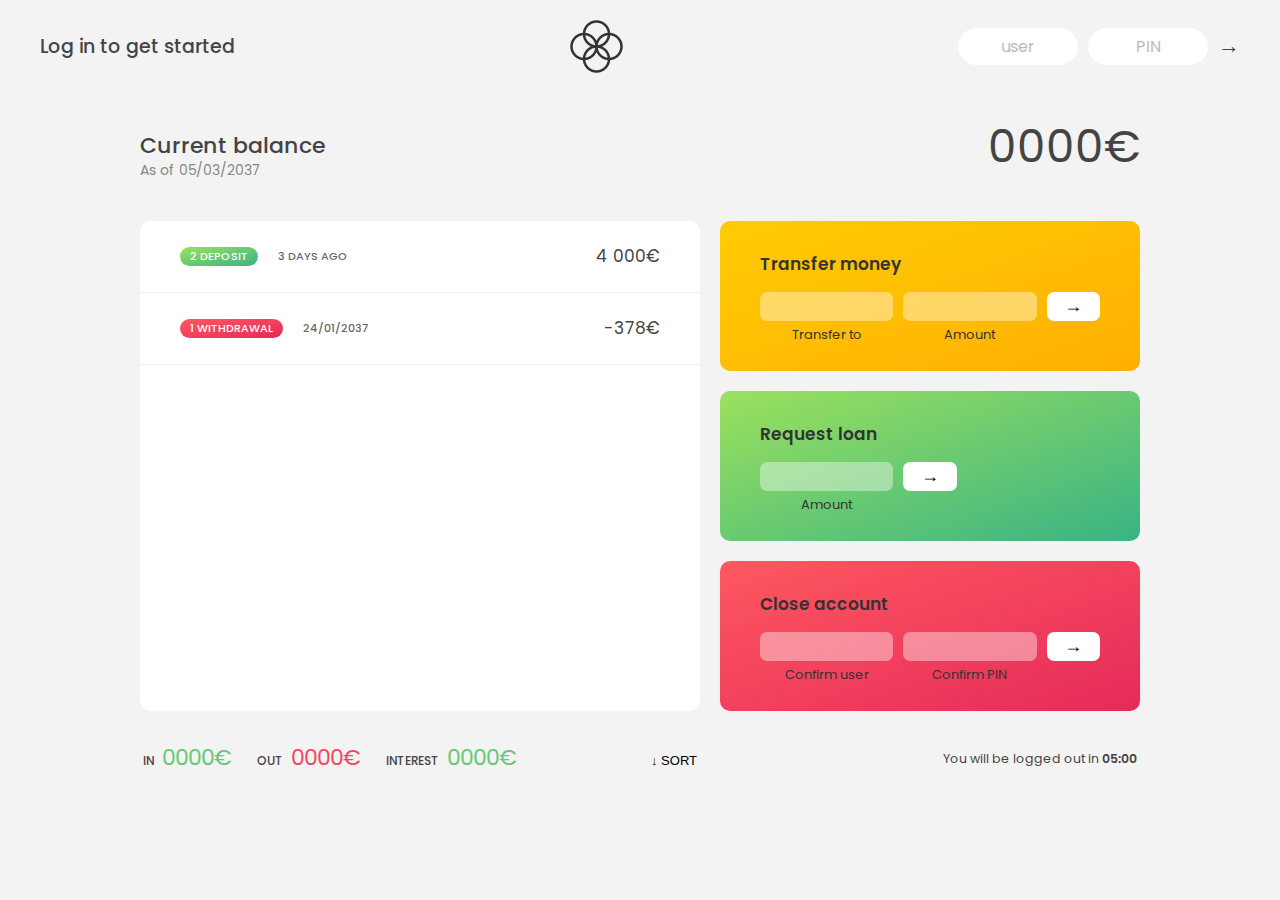
<file: array metode map, filter, reduce/index.html>
<!DOCTYPE html>
<html lang="en">
  <head>
    <meta charset="UTF-8" />
    <meta name="viewport" content="width=device-width, initial-scale=1.0" />
    <meta http-equiv="X-UA-Compatible" content="ie=edge" />
    <link rel="shortcut icon" type="image/png" href="/icon.png" />

    <link
      href="https://fonts.googleapis.com/css?family=Poppins:400,500,600&display=swap"
      rel="stylesheet"
    />

    <link rel="stylesheet" href="style.css" />
    <title>Bankist</title>
  </head>
  <body>
    <!-- TOP NAVIGATION -->
    <nav>
      <p class="welcome">Log in to get started</p>
      <img src="logo.png" alt="Logo" class="logo" />
      <form class="login">
        <input
          type="text"
          placeholder="user"
          class="login__input login__input--user"
        />
        <!-- In practice, use type="password" -->
        <input
          type="text"
          placeholder="PIN"
          maxlength="4"
          class="login__input login__input--pin"
        />
        <button class="login__btn">&rarr;</button>
      </form>
    </nav>

    <main class="app">
      <!-- BALANCE -->
      <div class="balance">
        <div>
          <p class="balance__label">Current balance</p>
          <p class="balance__date">
            As of <span class="date">05/03/2037</span>
          </p>
        </div>
        <p class="balance__value">0000€</p>
      </div>

      <!-- MOVEMENTS -->
      <div class="movements">
        <div class="movements__row">
          <div class="movements__type movements__type--deposit">2 deposit</div>
          <div class="movements__date">3 days ago</div>
          <div class="movements__value">4 000€</div>
        </div>
        <div class="movements__row">
          <div class="movements__type movements__type--withdrawal">
            1 withdrawal
          </div>
          <div class="movements__date">24/01/2037</div>
          <div class="movements__value">-378€</div>
        </div>
      </div>

      <!-- SUMMARY -->
      <div class="summary">
        <p class="summary__label">In</p>
        <p class="summary__value summary__value--in">0000€</p>
        <p class="summary__label">Out</p>
        <p class="summary__value summary__value--out">0000€</p>
        <p class="summary__label">Interest</p>
        <p class="summary__value summary__value--interest">0000€</p>
        <button class="btn--sort">&downarrow; SORT</button>
      </div>

      <!-- OPERATION: TRANSFERS -->
      <div class="operation operation--transfer">
        <h2>Transfer money</h2>
        <form class="form form--transfer">
          <input type="text" class="form__input form__input--to" />
          <input type="number" class="form__input form__input--amount" />
          <button class="form__btn form__btn--transfer">&rarr;</button>
          <label class="form__label">Transfer to</label>
          <label class="form__label">Amount</label>
        </form>
      </div>

      <!-- OPERATION: LOAN -->
      <div class="operation operation--loan">
        <h2>Request loan</h2>
        <form class="form form--loan">
          <input type="number" class="form__input form__input--loan-amount" />
          <button class="form__btn form__btn--loan">&rarr;</button>
          <label class="form__label form__label--loan">Amount</label>
        </form>
      </div>

      <!-- OPERATION: CLOSE -->
      <div class="operation operation--close">
        <h2>Close account</h2>
        <form class="form form--close">
          <input type="text" class="form__input form__input--user" />
          <input
            type="password"
            maxlength="6"
            class="form__input form__input--pin"
          />
          <button class="form__btn form__btn--close">&rarr;</button>
          <label class="form__label">Confirm user</label>
          <label class="form__label">Confirm PIN</label>
        </form>
      </div>

      <!-- LOGOUT TIMER -->
      <p class="logout-timer">
        You will be logged out in <span class="timer">05:00</span>
      </p>
    </main>

    <!-- <footer>
      &copy; by Jonas Schmedtmann. Don't claim as your own :)
    </footer> -->

    <script src="main.js"></script>
  </body>
</html>
</file>
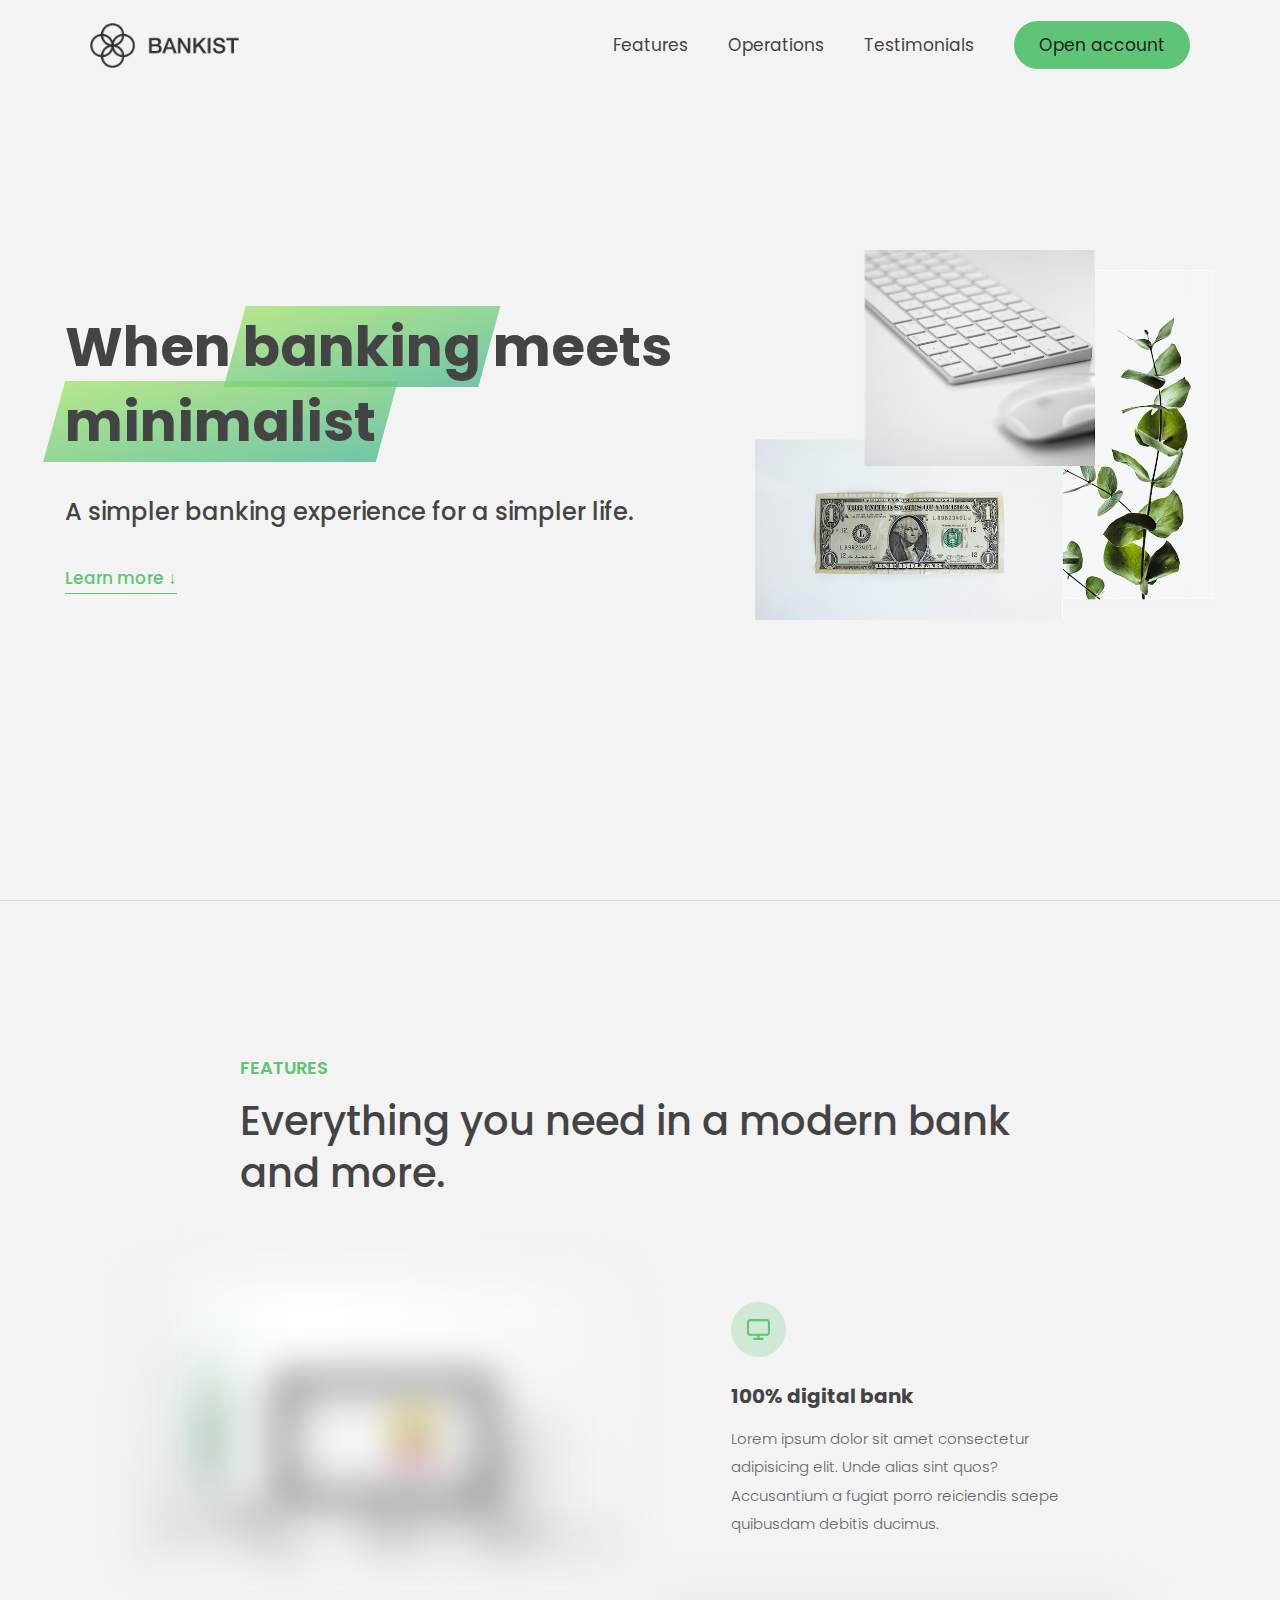
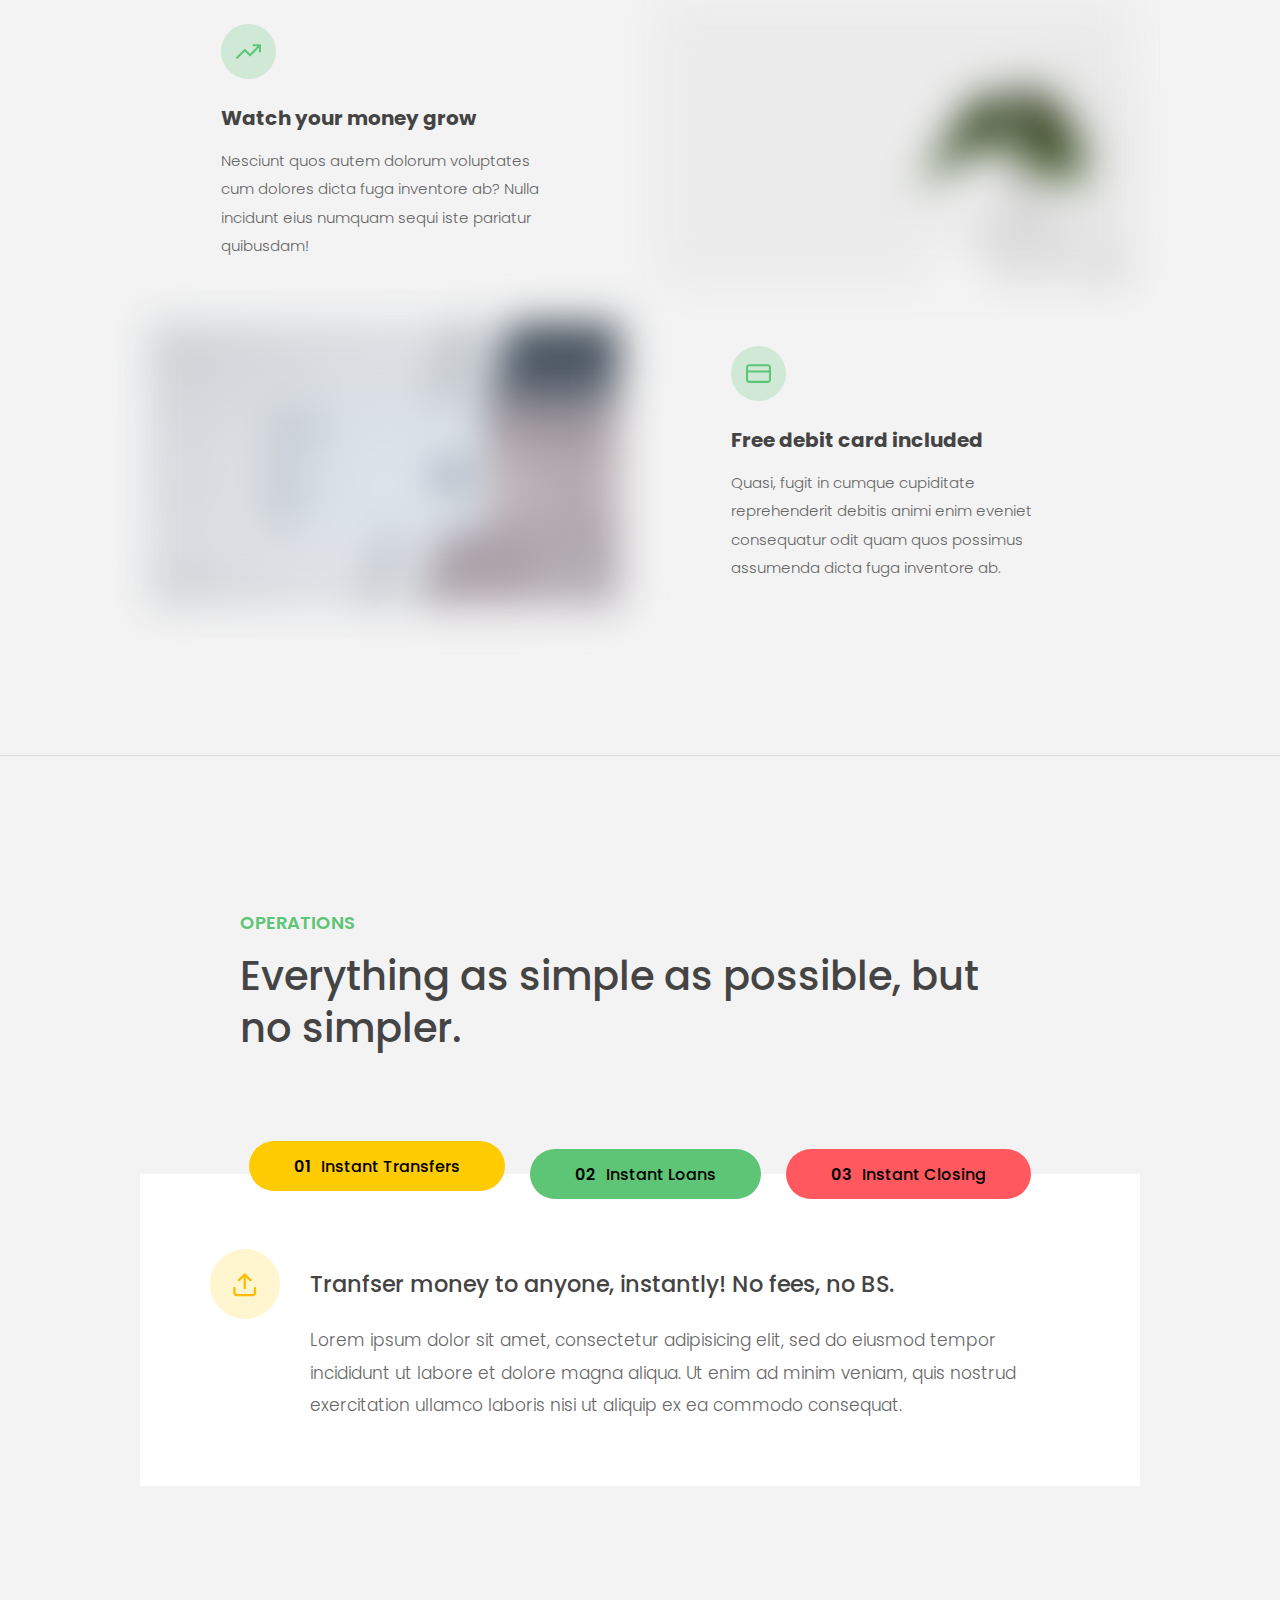
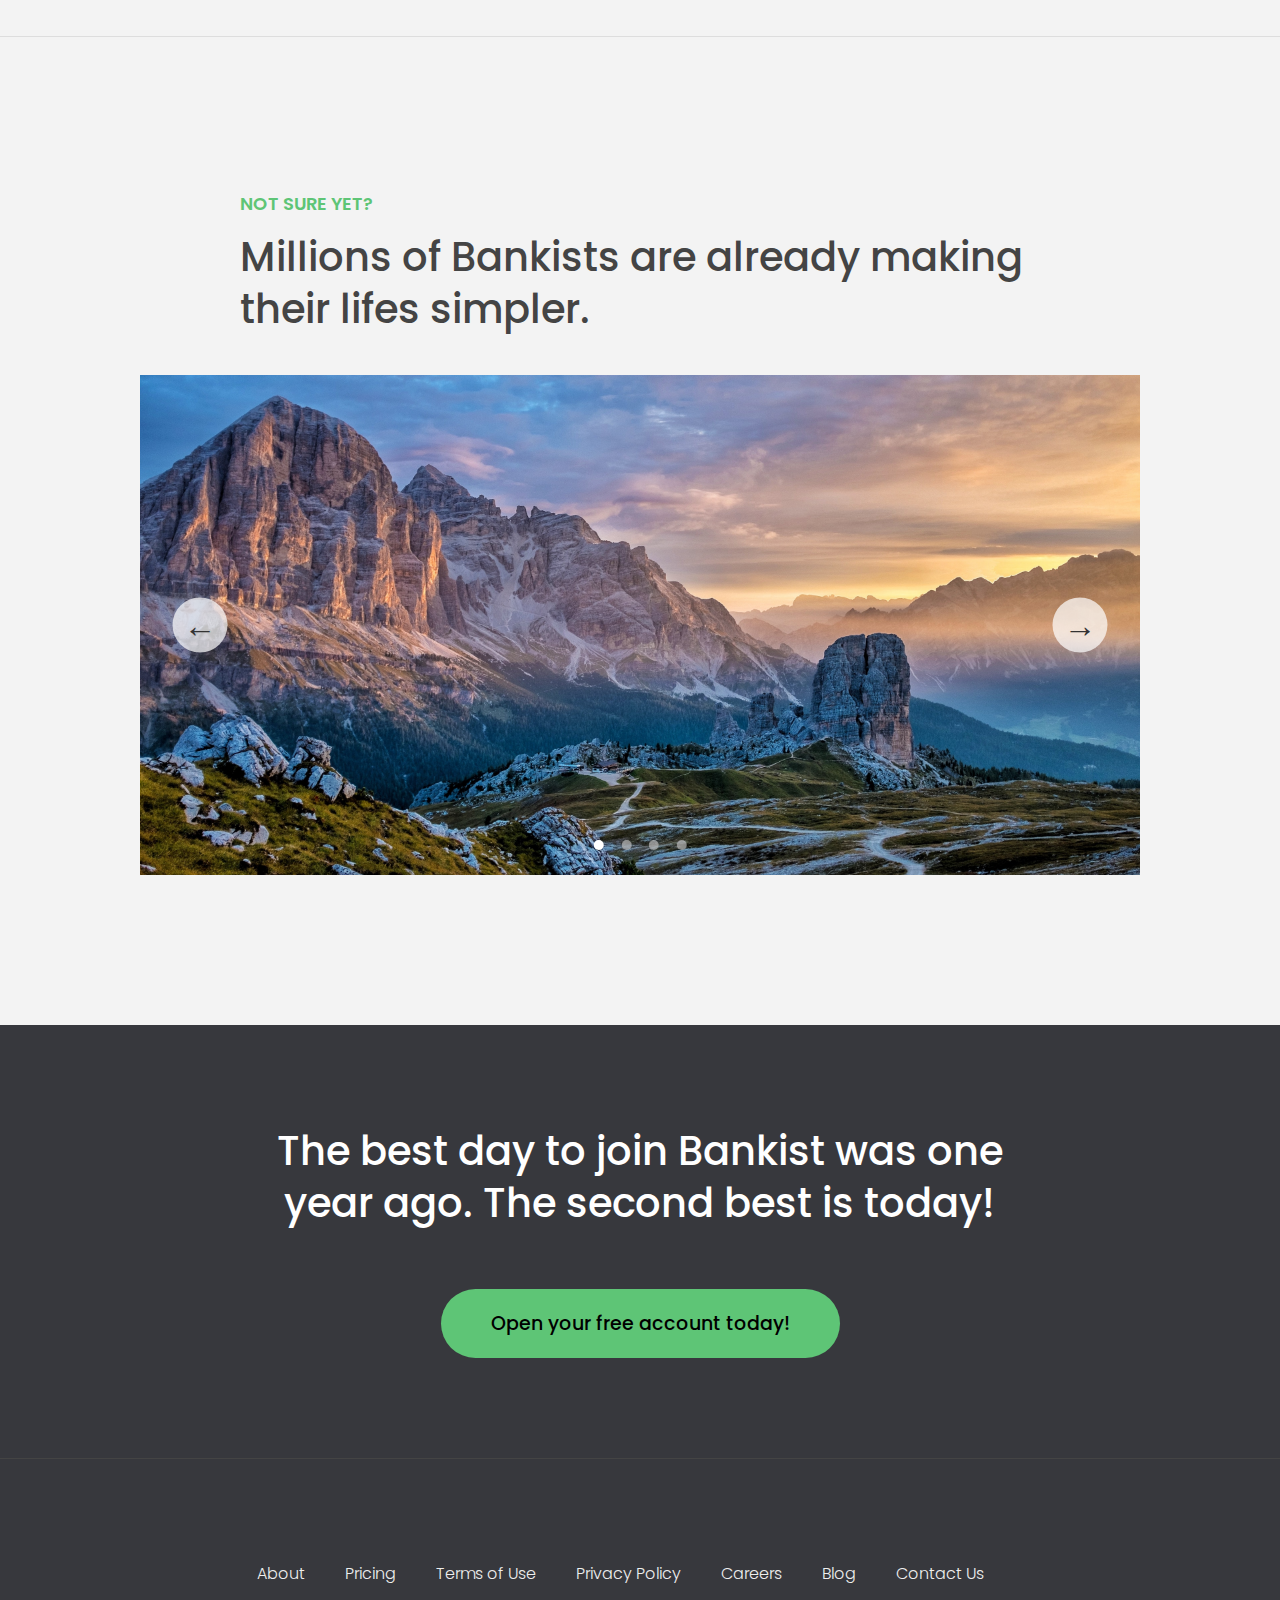
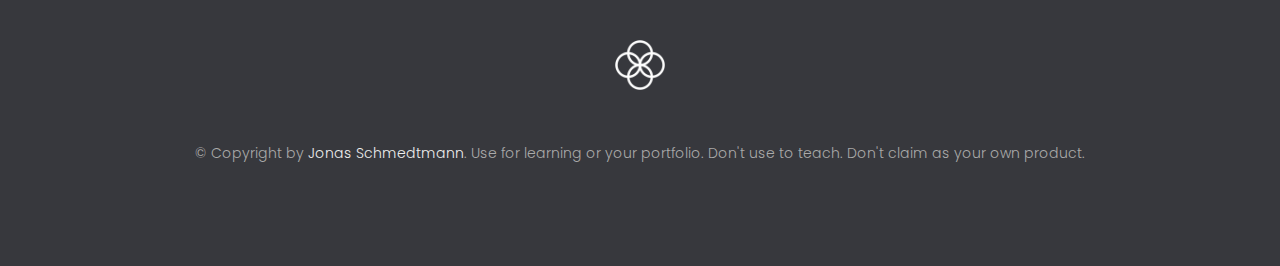
<file: bankist UI/index.html>
<!DOCTYPE html>
<html lang="en">
  <head>
    <meta charset="UTF-8" />
    <meta name="viewport" content="width=device-width, initial-scale=1.0" />
    <meta http-equiv="X-UA-Compatible" content="ie=edge" />
    <link rel="shortcut icon" type="image/png" href="img/icon.png" />

    <link
      href="https://fonts.googleapis.com/css?family=Poppins:300,400,500,600&display=swap"
      rel="stylesheet"
    />
    <link rel="stylesheet" href="style.css" />
    <title>Bankist | When Banking meets Minimalist</title>
  </head>
  <body>
    <header class="header">
      <nav class="nav">
        <img
          src="img/logo.png"
          alt="Bankist logo"
          class="nav__logo"
          id="logo"
        />
        <ul class="nav__links">
          <li class="nav__item">
            <a class="nav__link" href="#section--1">Features</a>
          </li>
          <li class="nav__item">
            <a class="nav__link" href="#section--2">Operations</a>
          </li>
          <li class="nav__item">
            <a class="nav__link" href="#section--3">Testimonials</a>
          </li>
          <li class="nav__item">
            <a class="nav__link nav__link--btn btn--show-modal" href="#"
              >Open account</a
            >
          </li>
        </ul>
      </nav>

      <div class="header__title">
        <h1>
          When
          <!-- Green highlight effect -->
          <span class="highlight">banking</span>
          meets<br />
          <span class="highlight">minimalist</span>
        </h1>
        <h4>A simpler banking experience for a simpler life.</h4>
        <button class="btn--text btn--scroll-to">Learn more &DownArrow;</button>
        <img
          src="img/hero.png"
          class="header__img"
          alt="Minimalist bank items"
        />
      </div>
    </header>

    <section class="section" id="section--1">
      <div class="section__title">
        <h2 class="section__description">Features</h2>
        <h3 class="section__header">
          Everything you need in a modern bank and more.
        </h3>
      </div>

      <div class="features">
        <img
          src="img/digital-lazy.jpg"
          data-src="img/digital.jpg"
          alt="Computer"
          class="features__img lazy-img"
        />
        <div class="features__feature">
          <div class="features__icon">
            <svg>
              <use xlink:href="img/icons.svg#icon-monitor"></use>
            </svg>
          </div>
          <h5 class="features__header">100% digital bank</h5>
          <p>
            Lorem ipsum dolor sit amet consectetur adipisicing elit. Unde alias
            sint quos? Accusantium a fugiat porro reiciendis saepe quibusdam
            debitis ducimus.
          </p>
        </div>

        <div class="features__feature">
          <div class="features__icon">
            <svg>
              <use xlink:href="img/icons.svg#icon-trending-up"></use>
            </svg>
          </div>
          <h5 class="features__header">Watch your money grow</h5>
          <p>
            Nesciunt quos autem dolorum voluptates cum dolores dicta fuga
            inventore ab? Nulla incidunt eius numquam sequi iste pariatur
            quibusdam!
          </p>
        </div>
        <img
          src="img/grow-lazy.jpg"
          data-src="img/grow.jpg"
          alt="Plant"
          class="features__img lazy-img"
        />

        <img
          src="img/card-lazy.jpg"
          data-src="img/card.jpg"
          alt="Credit card"
          class="features__img lazy-img"
        />
        <div class="features__feature">
          <div class="features__icon">
            <svg>
              <use xlink:href="img/icons.svg#icon-credit-card"></use>
            </svg>
          </div>
          <h5 class="features__header">Free debit card included</h5>
          <p>
            Quasi, fugit in cumque cupiditate reprehenderit debitis animi enim
            eveniet consequatur odit quam quos possimus assumenda dicta fuga
            inventore ab.
          </p>
        </div>
      </div>
    </section>

    <section class="section" id="section--2">
      <div class="section__title">
        <h2 class="section__description">Operations</h2>
        <h3 class="section__header">
          Everything as simple as possible, but no simpler.
        </h3>
      </div>

      <div class="operations">
        <div class="operations__tab-container">
          <button
            class="btn operations__tab operations__tab--1 operations__tab--active"
            data-tab="1"
          >
            <span>01</span>Instant Transfers
          </button>
          <button class="btn operations__tab operations__tab--2" data-tab="2">
            <span>02</span>Instant Loans
          </button>
          <button class="btn operations__tab operations__tab--3" data-tab="3">
            <span>03</span>Instant Closing
          </button>
        </div>
        <div
          class="operations__content operations__content--1 operations__content--active"
        >
          <div class="operations__icon operations__icon--1">
            <svg>
              <use xlink:href="img/icons.svg#icon-upload"></use>
            </svg>
          </div>
          <h5 class="operations__header">
            Tranfser money to anyone, instantly! No fees, no BS.
          </h5>
          <p>
            Lorem ipsum dolor sit amet, consectetur adipisicing elit, sed do
            eiusmod tempor incididunt ut labore et dolore magna aliqua. Ut enim
            ad minim veniam, quis nostrud exercitation ullamco laboris nisi ut
            aliquip ex ea commodo consequat.
          </p>
        </div>

        <div class="operations__content operations__content--2">
          <div class="operations__icon operations__icon--2">
            <svg>
              <use xlink:href="img/icons.svg#icon-home"></use>
            </svg>
          </div>
          <h5 class="operations__header">
            Buy a home or make your dreams come true, with instant loans.
          </h5>
          <p>
            Duis aute irure dolor in reprehenderit in voluptate velit esse
            cillum dolore eu fugiat nulla pariatur. Excepteur sint occaecat
            cupidatat non proident, sunt in culpa qui officia deserunt mollit
            anim id est laborum.
          </p>
        </div>
        <div class="operations__content operations__content--3">
          <div class="operations__icon operations__icon--3">
            <svg>
              <use xlink:href="img/icons.svg#icon-user-x"></use>
            </svg>
          </div>
          <h5 class="operations__header">
            No longer need your account? No problem! Close it instantly.
          </h5>
          <p>
            Excepteur sint occaecat cupidatat non proident, sunt in culpa qui
            officia deserunt mollit anim id est laborum. Ut enim ad minim
            veniam, quis nostrud exercitation ullamco laboris nisi ut aliquip ex
            ea commodo consequat.
          </p>
        </div>
      </div>
    </section>

    <section class="section" id="section--3">
      <div class="section__title section__title--testimonials">
        <h2 class="section__description">Not sure yet?</h2>
        <h3 class="section__header">
          Millions of Bankists are already making their lifes simpler.
        </h3>
      </div>

      <div class="slider">
        <!-- <div class="slide slide--1">
          <div class="testimonial">
            <h5 class="testimonial__header">Best financial decision ever!</h5>
            <blockquote class="testimonial__text">
              Lorem ipsum dolor sit, amet consectetur adipisicing elit.
              Accusantium quas quisquam non? Quas voluptate nulla minima
              deleniti optio ullam nesciunt, numquam corporis et asperiores
              laboriosam sunt, praesentium suscipit blanditiis. Necessitatibus
              id alias reiciendis, perferendis facere pariatur dolore veniam
              autem esse non voluptatem saepe provident nihil molestiae.
            </blockquote>
            <address class="testimonial__author">
              <img src="img/user-1.jpg" alt="" class="testimonial__photo" />
              <h6 class="testimonial__name">Aarav Lynn</h6>
              <p class="testimonial__location">San Francisco, USA</p>
            </address>
          </div>
        </div>

        <div class="slide slide--2">
          <div class="testimonial">
            <h5 class="testimonial__header">
              The last step to becoming a complete minimalist
            </h5>
            <blockquote class="testimonial__text">
              Quisquam itaque deserunt ullam, quia ea repellendus provident,
              ducimus neque ipsam modi voluptatibus doloremque, corrupti
              laborum. Incidunt numquam perferendis veritatis neque repellendus.
              Lorem, ipsum dolor sit amet consectetur adipisicing elit. Illo
              deserunt exercitationem deleniti.
            </blockquote>
            <address class="testimonial__author">
              <img src="img/user-2.jpg" alt="" class="testimonial__photo" />
              <h6 class="testimonial__name">Miyah Miles</h6>
              <p class="testimonial__location">London, UK</p>
            </address>
          </div>
        </div>

        <div class="slide slide--3">
          <div class="testimonial">
            <h5 class="testimonial__header">
              Finally free from old-school banks
            </h5>
            <blockquote class="testimonial__text">
              Debitis, nihil sit minus suscipit magni aperiam vel tenetur
              incidunt commodi architecto numquam omnis nulla autem,
              necessitatibus blanditiis modi similique quidem. Odio aliquam
              culpa dicta beatae quod maiores ipsa minus consequatur error sunt,
              deleniti saepe aliquid quos inventore sequi. Necessitatibus id
              alias reiciendis, perferendis facere.
            </blockquote>
            <address class="testimonial__author">
              <img src="img/user-3.jpg" alt="" class="testimonial__photo" />
              <h6 class="testimonial__name">Francisco Gomes</h6>
              <p class="testimonial__location">Lisbon, Portugal</p>
            </address>
          </div>
        </div> -->

        <div class="slide"><img src="img/img-1.jpg" alt="Photo 1" /></div>
        <div class="slide"><img src="img/img-2.jpg" alt="Photo 2" /></div>
        <div class="slide"><img src="img/img-3.jpg" alt="Photo 3" /></div>
        <div class="slide"><img src="img/img-4.jpg" alt="Photo 4" /></div>
        <button class="slider__btn slider__btn--left">&larr;</button>
        <button class="slider__btn slider__btn--right">&rarr;</button>
        <div class="dots"></div>
      </div>
    </section>

    <section class="section section--sign-up">
      <div class="section__title">
        <h3 class="section__header">
          The best day to join Bankist was one year ago. The second best is
          today!
        </h3>
      </div>
      <button class="btn btn--show-modal">Open your free account today!</button>
    </section>

    <footer class="footer">
      <ul class="footer__nav">
        <li class="footer__item">
          <a class="footer__link" href="#">About</a>
        </li>
        <li class="footer__item">
          <a class="footer__link" href="#">Pricing</a>
        </li>
        <li class="footer__item">
          <a class="footer__link" href="#">Terms of Use</a>
        </li>
        <li class="footer__item">
          <a class="footer__link" href="#">Privacy Policy</a>
        </li>
        <li class="footer__item">
          <a class="footer__link" href="#">Careers</a>
        </li>
        <li class="footer__item">
          <a class="footer__link" href="#">Blog</a>
        </li>
        <li class="footer__item">
          <a class="footer__link" href="#">Contact Us</a>
        </li>
      </ul>
      <img src="img/icon.png" alt="Logo" class="footer__logo" />
      <p class="footer__copyright">
        &copy; Copyright by
        <a
          class="footer__link twitter-link"
          target="_blank"
          href="https://twitter.com/jonasschmedtman"
          >Jonas Schmedtmann</a
        >. Use for learning or your portfolio. Don't use to teach. Don't claim
        as your own product.
      </p>
    </footer>

    <div class="modal hidden">
      <button class="btn--close-modal">&times;</button>
      <h2 class="modal__header">
        Open your bank account <br />
        in just <span class="highlight">5 minutes</span>
      </h2>
      <form class="modal__form">
        <label>First Name</label>
        <input type="text" />
        <label>Last Name</label>
        <input type="text" />
        <label>Email Address</label>
        <input type="email" />
        <button class="btn">Next step &rarr;</button>
      </form>
    </div>
    <div class="overlay hidden"></div>

    <script src="main.js"></script>
  </body>
</html>
</file>
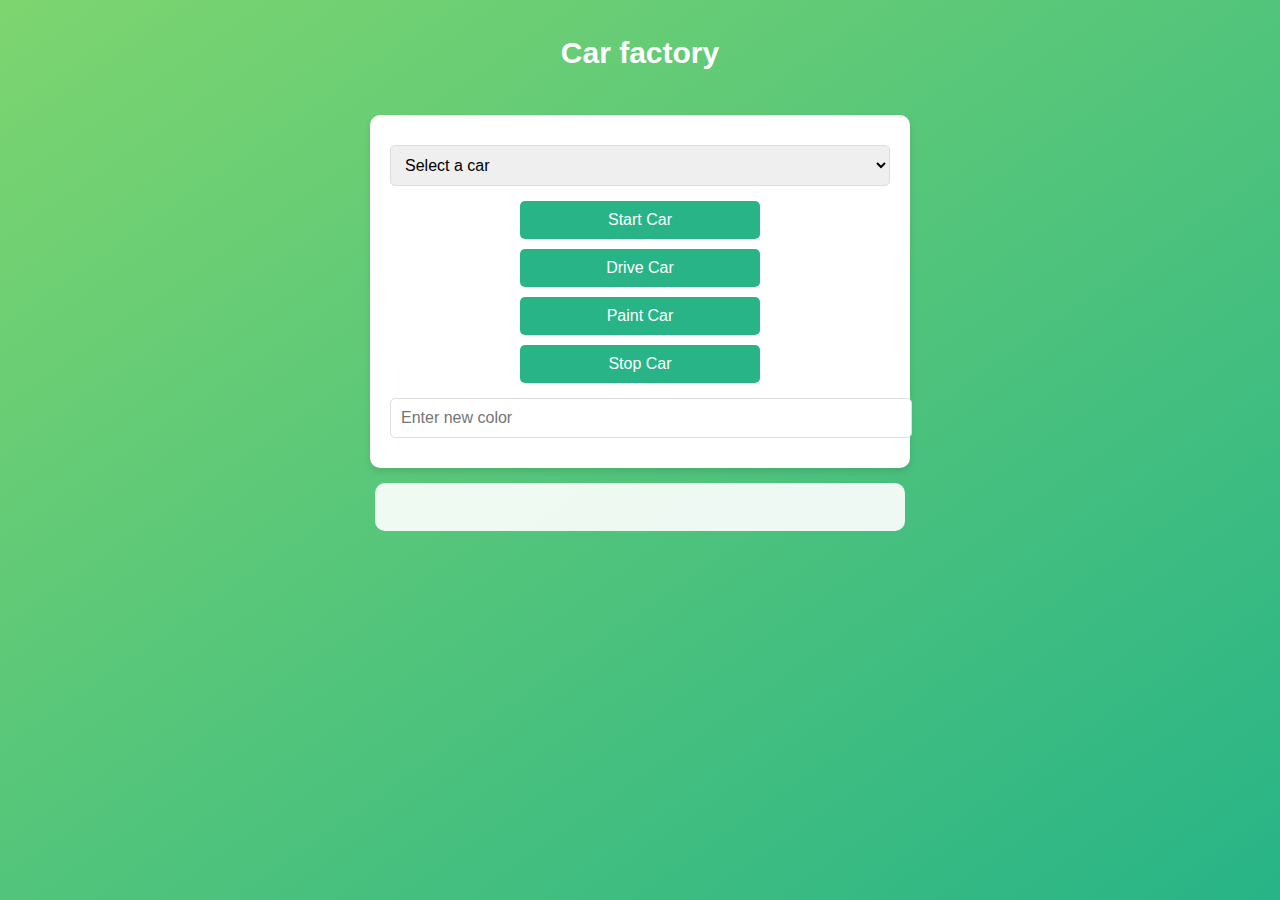
<file: car factoruy/index.html>
<!DOCTYPE html>
<html lang="en">
  <head>
    <meta charset="UTF-8" />
    <meta name="viewport" content="width=device-width, initial-scale=1.0" />
    <meta http-equiv="X-UA-Compatible" content="ie=edge" />
    <link rel="stylesheet" href="style.css" />

    <title>Car factory</title>
    
     
      
    <script defer src="main.js"></script>
  </head>
  <body>
    <h1>Car factory</h1>
  <div id="carSelection">
    <select id="carDropdown">
      <option value="" disabled selected>Select a car</option>
    </select>
    <button id="startCarBtn">Start Car</button>
    <button id="driveCarBtn">Drive Car</button>
    <button id="paintCarBtn">Paint Car</button>
    <button id="stopCarBtn">Stop Car</button>

    <input type="text" id="paintColorInput" placeholder="Enter new color">
  </div>

  <div id="carInfoContainer">
    <p id="carInfo"></p>
  </div>
</section>
</div>
  </body>
</html>
</file>
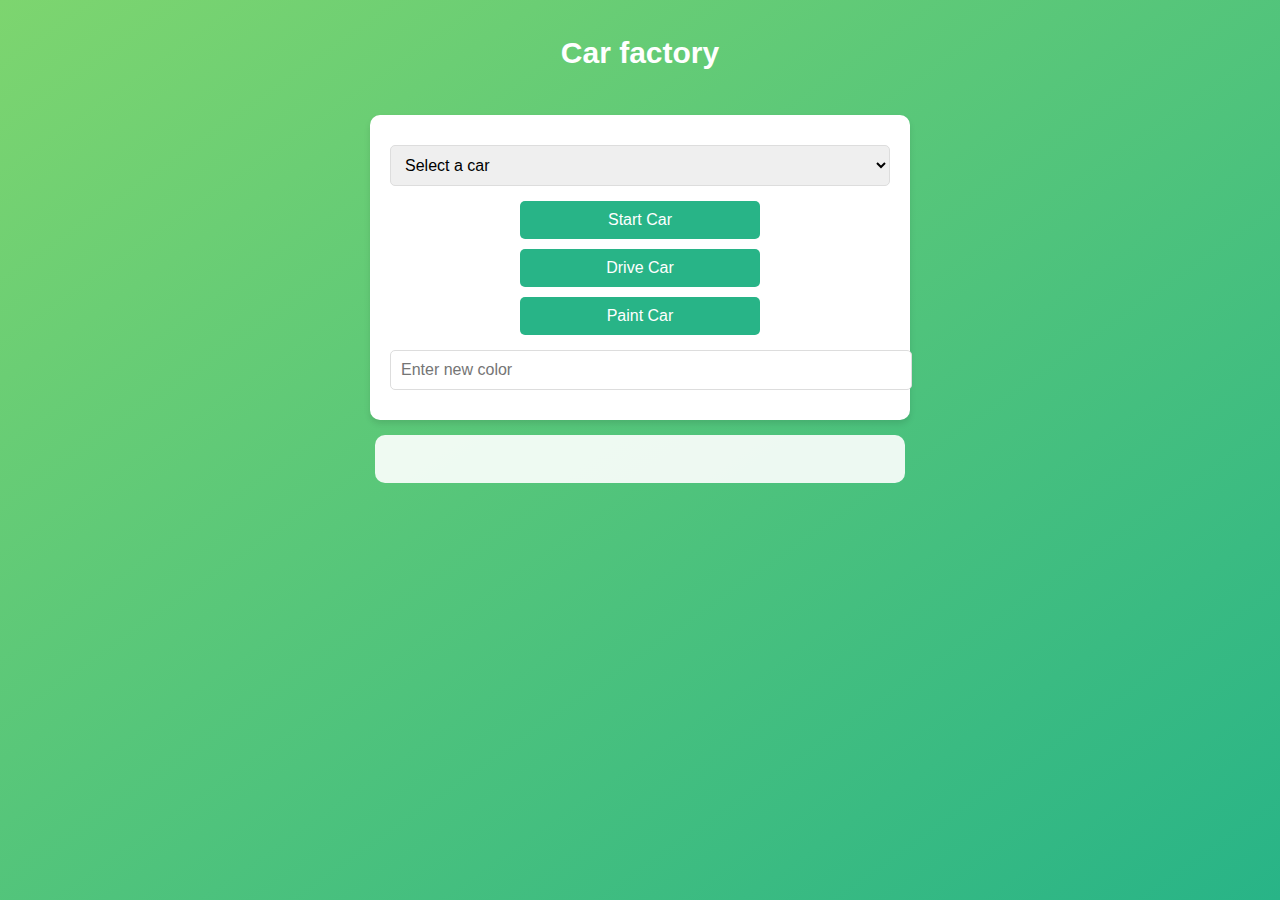
<file: car factory/index.html>
<!DOCTYPE html>
<html lang="en">
  <head>
    <meta charset="UTF-8" />
    <meta name="viewport" content="width=device-width, initial-scale=1.0" />
    <meta http-equiv="X-UA-Compatible" content="ie=edge" />
    <link rel="stylesheet" href="style.css" />

    <title>Car factory</title>
    
     
      
    <script defer src="main.js"></script>
  </head>
  <body>
    <h1>Car factory</h1>
  <div id="carSelection">
    <select id="carDropdown">
      <option value="" disabled selected>Select a car</option>
    </select>
    <button id="startCarBtn">Start Car</button>
    <button id="driveCarBtn">Drive Car</button>
    <button id="paintCarBtn">Paint Car</button>
    <input type="text" id="paintColorInput" placeholder="Enter new color">
  </div>

  <div id="carInfoContainer">
    <p id="carInfo"></p>
  </div>
</section>
</div>
  </body>
</html>
</file>
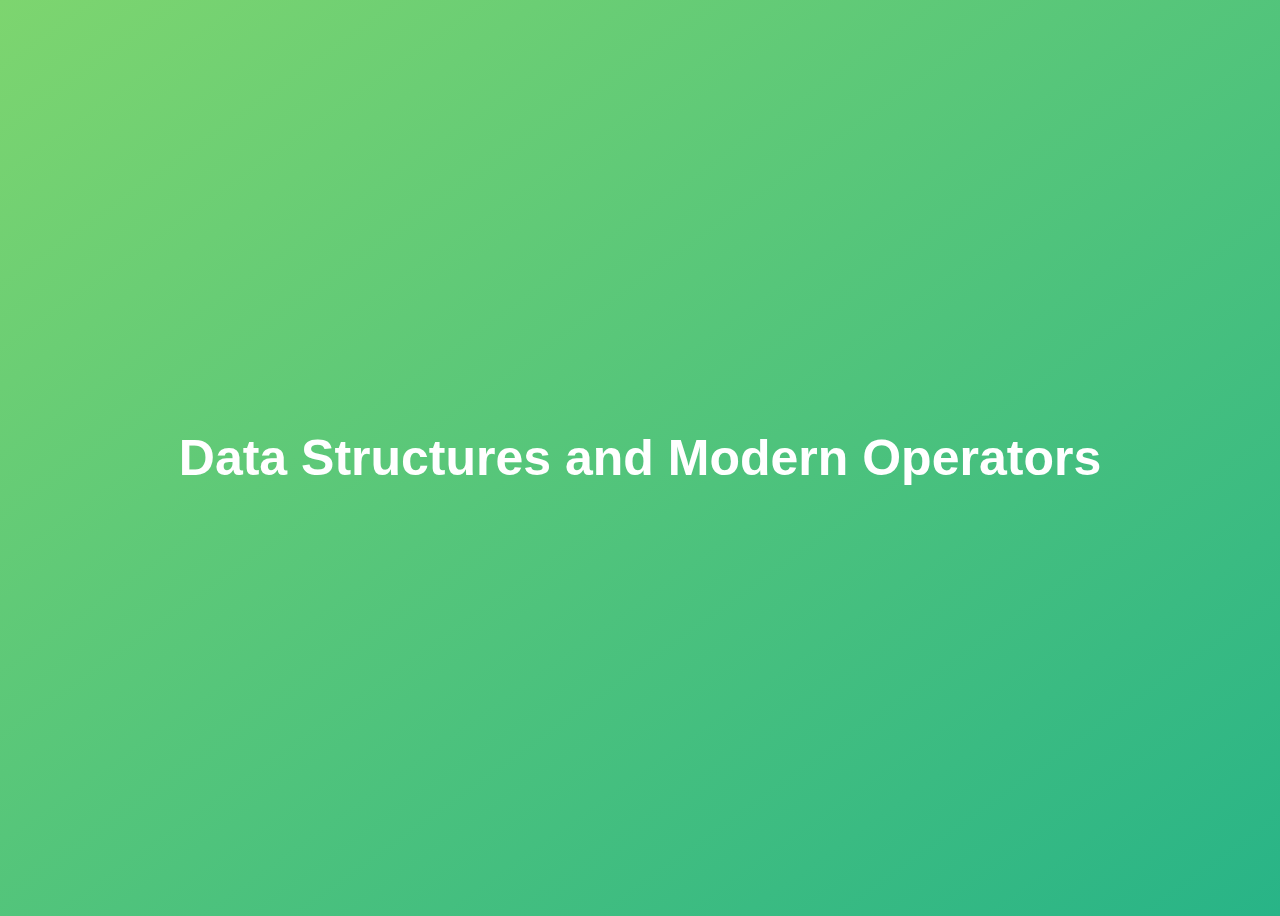
<file: football betting app/index.html>
<!DOCTYPE html>
<html lang="en">
  <head>
    <meta charset="UTF-8" />
    <meta name="viewport" content="width=device-width, initial-scale=1.0" />
    <meta http-equiv="X-UA-Compatible" content="ie=edge" />
    <title>Data Structures and Modern Operators</title>
    <link rel="stylesheet" href="style.css" />
  </head>
  <body>
    <h1>Data Structures and Modern Operators</h1>
    <script src="main.js"></script>
  </body>
</html>
</file>
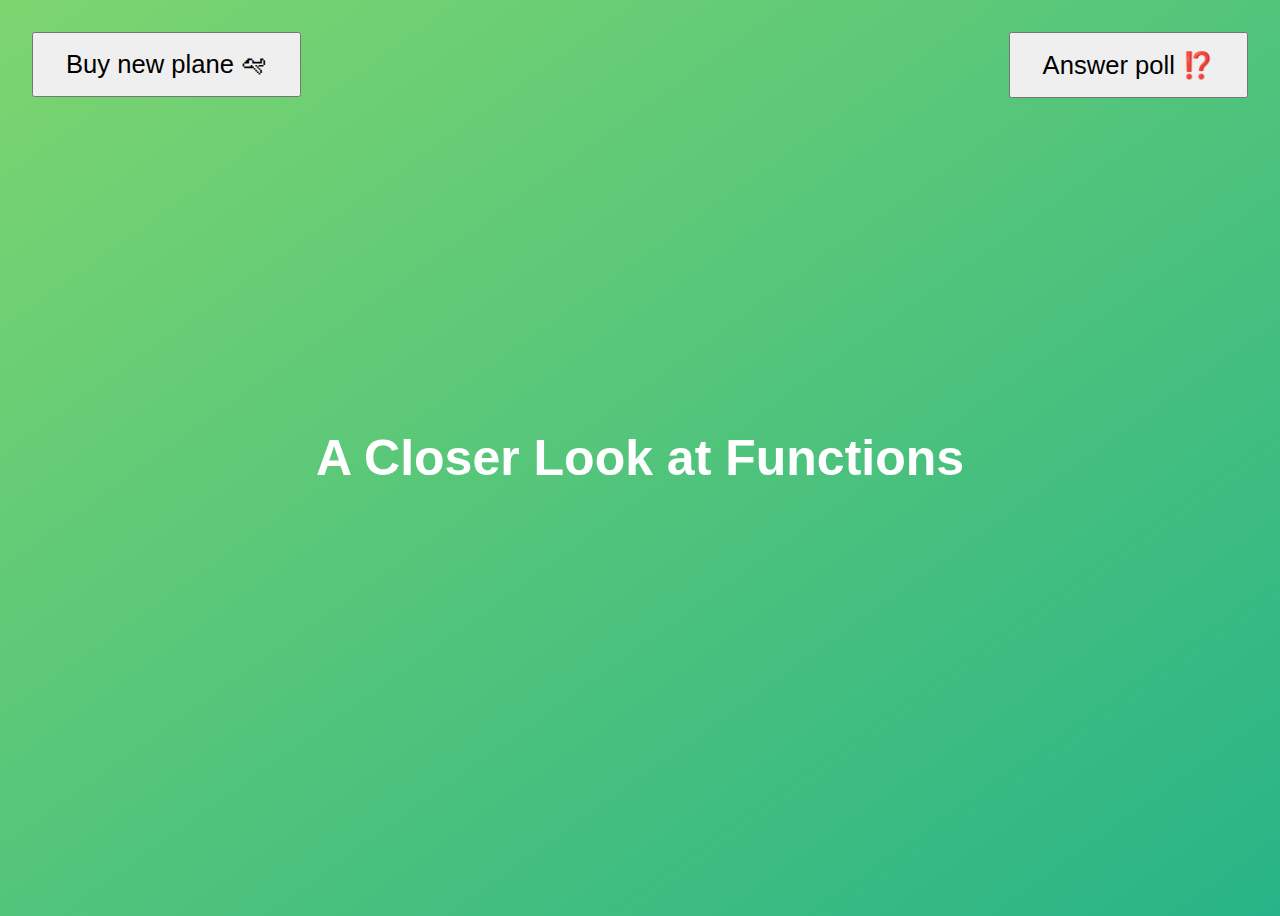
<file: Funckija call apply and bind/index.html>
<!DOCTYPE html>
<html lang="en">
  <head>
    <meta charset="UTF-8" />
    <meta name="viewport" content="width=device-width, initial-scale=1.0" />
    <meta http-equiv="X-UA-Compatible" content="ie=edge" />
    <title>A Closer Look at Functions</title>
    <link rel="stylesheet" href="style.css" />
  </head>
  <body>
    <h1>A Closer Look at Functions</h1>
    <button class="buy">Buy new plane 🛩</button>
    <button class="poll">Answer poll ⁉️</button>
    <script src="main.js"></script>
  </body>
</html>
</file>
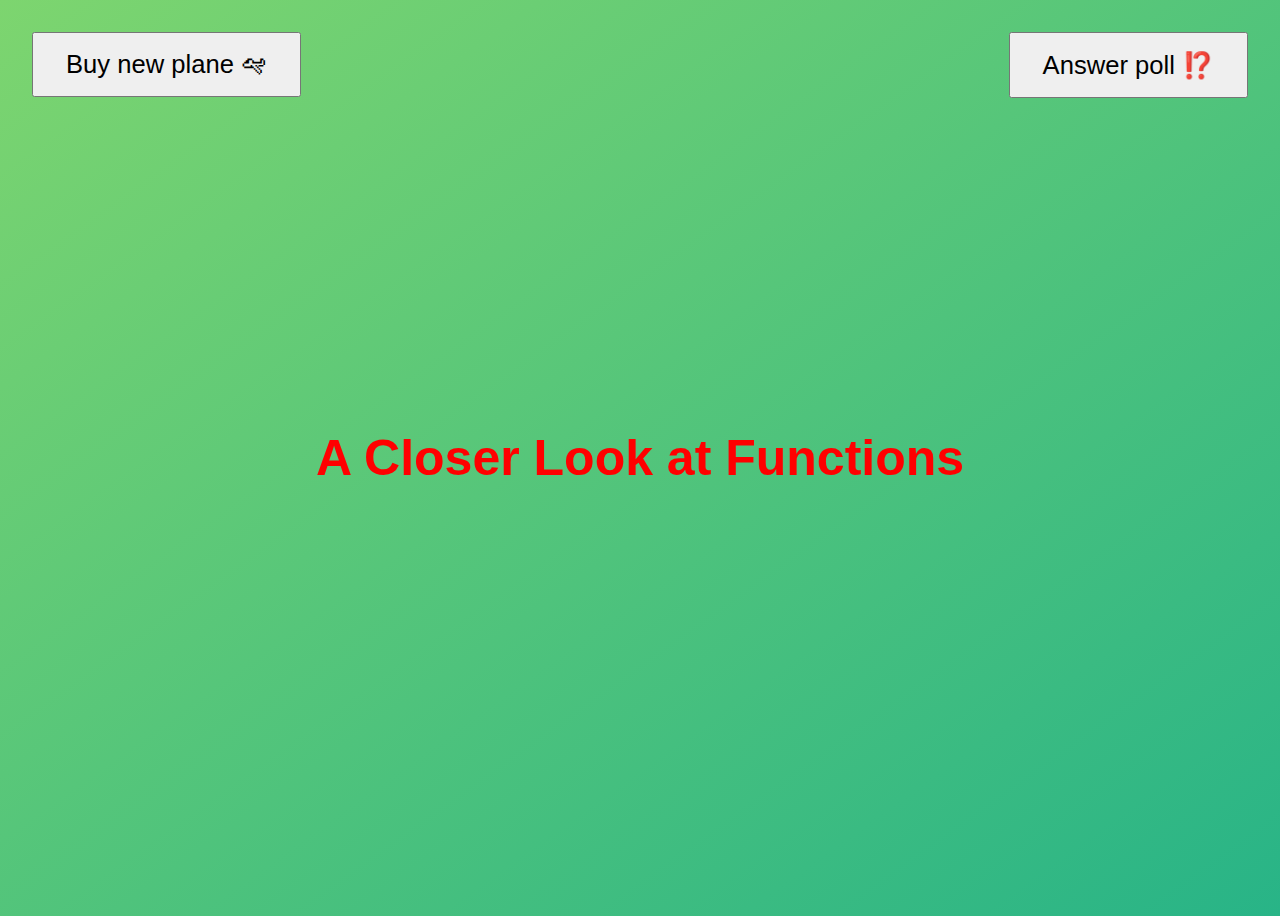
<file: IIFE and CLOSURES/index.html>
<!DOCTYPE html>
<html lang="en">
  <head>
    <meta charset="UTF-8" />
    <meta name="viewport" content="width=device-width, initial-scale=1.0" />
    <meta http-equiv="X-UA-Compatible" content="ie=edge" />
    <link rel="stylesheet" href="style.css" />

    <title>A Closer Look at Functions</title>
    
  </head>
  <body>
    <h1>A Closer Look at Functions</h1>
    <button class="buy">Buy new plane 🛩</button>
    <button class="poll">Answer poll ⁉️</button>
    <script src="main.js"></script>
  </body>
</html>
</file>
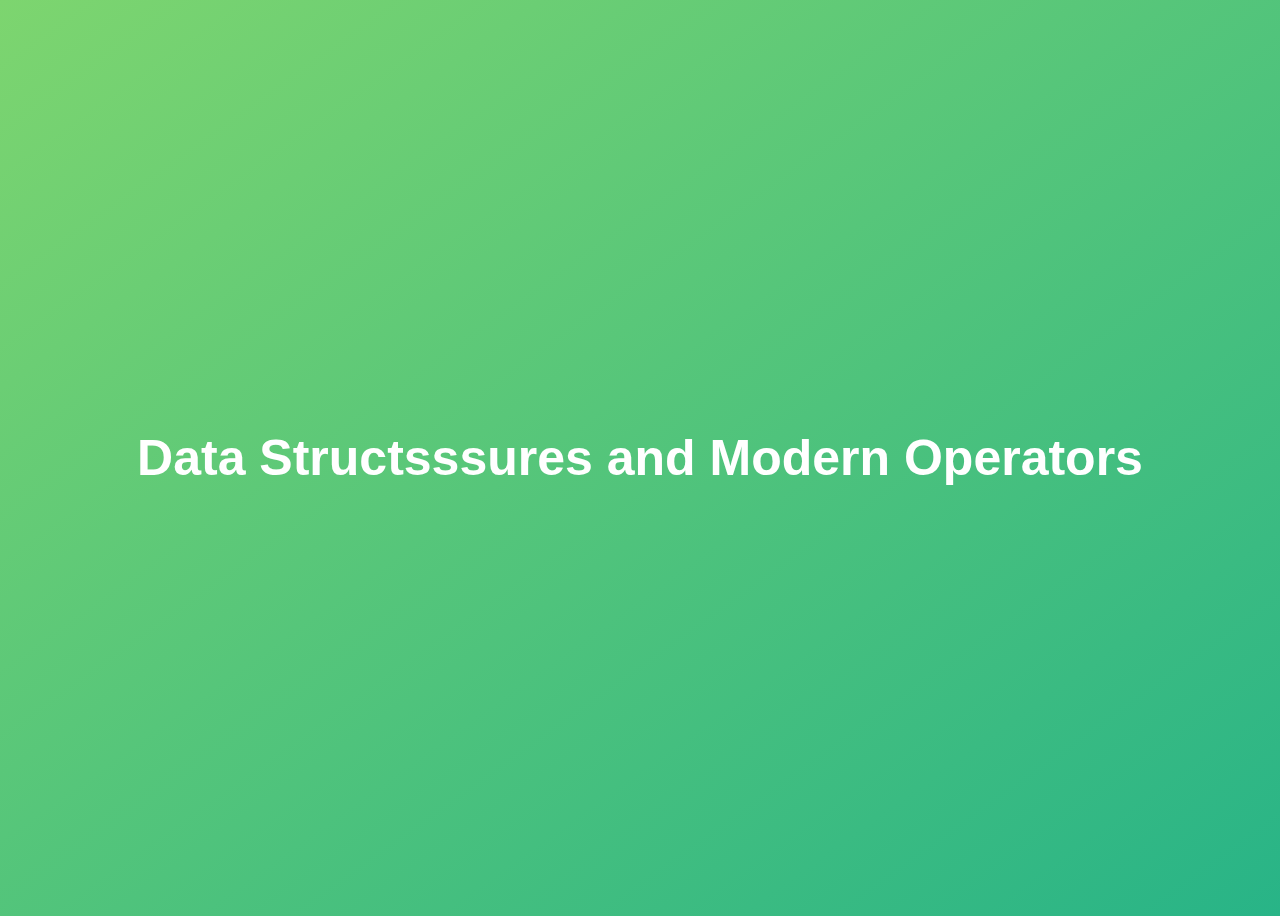
<file: lepsa varijante vezbe sa letovima/index.html>
<!DOCTYPE html>
<html lang="en">
  <head>
    <meta charset="UTF-8" />
    <meta name="viewport" content="width=device-width, initial-scale=1.0" />
    <meta http-equiv="X-UA-Compatible" content="ie=edge" />
    <title>Data Structures and Modern Operators</title>
    <link rel="stylesheet" href="style.css" />
  </head>
  <body>
    <h1>Data Structsssures and Modern Operators</h1>
    <script src="main.js"></script>
  </body>
</html>
</file>
<file: array metode map, filter, reduce/style.css>
/*
 * Use this CSS to learn some intersting techniques,
 * in case you're wondering how I built the UI.
 * Have fun! 😁
 */

 * {
  margin: 0;
  padding: 0;
  box-sizing: inherit;
}

html {
  font-size: 62.5%;
  box-sizing: border-box;
}

body {
  font-family: "Poppins", sans-serif;
  color: #444;
  background-color: #f3f3f3;
  height: 100vh;
  padding: 2rem;
}

nav {
  display: flex;
  justify-content: space-between;
  align-items: center;
  padding: 0 2rem;
}

.welcome {
  font-size: 1.9rem;
  font-weight: 500;
}

.logo {
  height: 5.25rem;
}

.login {
  display: flex;
}

.login__input {
  border: none;
  padding: 0.5rem 2rem;
  font-size: 1.6rem;
  font-family: inherit;
  text-align: center;
  width: 12rem;
  border-radius: 10rem;
  margin-right: 1rem;
  color: inherit;
  border: 1px solid #fff;
  transition: all 0.3s;
}

.login__input:focus {
  outline: none;
  border: 1px solid #ccc;
}

.login__input::placeholder {
  color: #bbb;
}

.login__btn {
  border: none;
  background: none;
  font-size: 2.2rem;
  color: inherit;
  cursor: pointer;
  transition: all 0.3s;
}

.login__btn:hover,
.login__btn:focus,
.btn--sort:hover,
.btn--sort:focus {
  outline: none;
  color: #777;
}

/* MAIN */
.app {
  position: relative;
  max-width: 100rem;
  margin: 4rem auto;
  display: grid;
  grid-template-columns: 4fr 3fr;
  grid-template-rows: auto repeat(3, 15rem) auto;
  gap: 2rem;

  /* NOTE This creates the fade in/out anumation */
  /*opacity: 0;*/
  transition: all 1s;
}

.balance {
  grid-column: 1 / span 2;
  display: flex;
  align-items: flex-end;
  justify-content: space-between;
  margin-bottom: 2rem;
}

.balance__label {
  font-size: 2.2rem;
  font-weight: 500;
  margin-bottom: -0.2rem;
}

.balance__date {
  font-size: 1.4rem;
  color: #888;
}

.balance__value {
  font-size: 4.5rem;
  font-weight: 400;
}

/* MOVEMENTS */
.movements {
  grid-row: 2 / span 3;
  background-color: #fff;
  border-radius: 1rem;
  overflow: scroll;
}

.movements__row {
  padding: 2.25rem 4rem;
  display: flex;
  align-items: center;
  border-bottom: 1px solid #eee;
}

.movements__type {
  font-size: 1.1rem;
  text-transform: uppercase;
  font-weight: 500;
  color: #fff;
  padding: 0.1rem 1rem;
  border-radius: 10rem;
  margin-right: 2rem;
}

.movements__date {
  font-size: 1.1rem;
  text-transform: uppercase;
  font-weight: 500;
  color: #666;
}

.movements__type--deposit {
  background-image: linear-gradient(to top left, #39b385, #9be15d);
}

.movements__type--withdrawal {
  background-image: linear-gradient(to top left, #e52a5a, #ff585f);
}

.movements__value {
  font-size: 1.7rem;
  margin-left: auto;
}

/* SUMMARY */
.summary {
  grid-row: 5 / 6;
  display: flex;
  align-items: baseline;
  padding: 0 0.3rem;
  margin-top: 1rem;
}

.summary__label {
  font-size: 1.2rem;
  font-weight: 500;
  text-transform: uppercase;
  margin-right: 0.8rem;
}

.summary__value {
  font-size: 2.2rem;
  margin-right: 2.5rem;
}

.summary__value--in,
.summary__value--interest {
  color: #66c873;
}

.summary__value--out {
  color: #f5465d;
}

.btn--sort {
  margin-left: auto;
  border: none;
  background: none;
  font-size: 1.3rem;
  font-weight: 500;
  cursor: pointer;
}

/* OPERATIONS */
.operation {
  border-radius: 1rem;
  padding: 3rem 4rem;
  color: #333;
}

.operation--transfer {
  background-image: linear-gradient(to top left, #ffb003, #ffcb03);
}

.operation--loan {
  background-image: linear-gradient(to top left, #39b385, #9be15d);
}

.operation--close {
  background-image: linear-gradient(to top left, #e52a5a, #ff585f);
}

h2 {
  margin-bottom: 1.5rem;
  font-size: 1.7rem;
  font-weight: 600;
  color: #333;
}

.form {
  display: grid;
  grid-template-columns: 2.5fr 2.5fr 1fr;
  grid-template-rows: auto auto;
  gap: 0.4rem 1rem;
}

/* Exceptions for interst */
.form.form--loan {
  grid-template-columns: 2.5fr 1fr 2.5fr;
}
.form__label--loan {
  grid-row: 2;
}
/* End exceptions */

.form__input {
  width: 100%;
  border: none;
  background-color: rgba(255, 255, 255, 0.4);
  font-family: inherit;
  font-size: 1.5rem;
  text-align: center;
  color: #333;
  padding: 0.3rem 1rem;
  border-radius: 0.7rem;
  transition: all 0.3s;
}

.form__input:focus {
  outline: none;
  background-color: rgba(255, 255, 255, 0.6);
}

.form__label {
  font-size: 1.3rem;
  text-align: center;
}

.form__btn {
  border: none;
  border-radius: 0.7rem;
  font-size: 1.8rem;
  background-color: #fff;
  cursor: pointer;
  transition: all 0.3s;
}

.form__btn:focus {
  outline: none;
  background-color: rgba(255, 255, 255, 0.8);
}

.logout-timer {
  padding: 0 0.3rem;
  margin-top: 1.9rem;
  text-align: right;
  font-size: 1.25rem;
}

.timer {
  font-weight: 600;
}
</file>
<file: bankist UI/style.css>
/* The page is NOT responsive. You can implement responsiveness yourself if you wanna have some fun 😃 */

:root {
  --color-primary: #5ec576;
  --color-secondary: #ffcb03;
  --color-tertiary: #ff585f;
  --color-primary-darker: #4bbb7d;
  --color-secondary-darker: #ffbb00;
  --color-tertiary-darker: #fd424b;
  --color-primary-opacity: #5ec5763a;
  --color-secondary-opacity: #ffcd0331;
  --color-tertiary-opacity: #ff58602d;
  --gradient-primary: linear-gradient(to top left, #39b385, #9be15d);
  --gradient-secondary: linear-gradient(to top left, #ffb003, #ffcb03);
}

* {
  margin: 0;
  padding: 0;
  box-sizing: inherit;
}

html {
  font-size: 62.5%;
  box-sizing: border-box;
}

body {
  font-family: 'Poppins', sans-serif;
  font-weight: 300;
  color: #444;
  line-height: 1.9;
  background-color: #f3f3f3;
}

/* GENERAL ELEMENTS */
.section {
  padding: 15rem 3rem;
  border-top: 1px solid #ddd;

  transition: transform 1s, opacity 1s;
}

.section--hidden {
  opacity: 0;
  transform: translateY(8rem);
}

.section__title {
  max-width: 80rem;
  margin: 0 auto 8rem auto;
}

.section__description {
  font-size: 1.8rem;
  font-weight: 600;
  text-transform: uppercase;
  color: var(--color-primary);
  margin-bottom: 1rem;
}

.section__header {
  font-size: 4rem;
  line-height: 1.3;
  font-weight: 500;
}

.btn {
  display: inline-block;
  background-color: var(--color-primary);
  font-size: 1.6rem;
  font-family: inherit;
  font-weight: 500;
  border: none;
  padding: 1.25rem 4.5rem;
  border-radius: 10rem;
  cursor: pointer;
  transition: all 0.3s;
}

.btn:hover {
  background-color: var(--color-primary-darker);
}

.btn--text {
  display: inline-block;
  background: none;
  font-size: 1.7rem;
  font-family: inherit;
  font-weight: 500;
  color: var(--color-primary);
  border: none;
  border-bottom: 1px solid currentColor;
  padding-bottom: 2px;
  cursor: pointer;
  transition: all 0.3s;
}

p {
  color: #666;
}

/* This is BAD for accessibility! Don't do in the real world! */
button:focus {
  outline: none;
}

img {
  transition: filter 0.5s;
}

.lazy-img {
  filter: blur(20px);
}

/* NAVIGATION */
.nav {
  display: flex;
  justify-content: space-between;
  align-items: center;
  height: 9rem;
  width: 100%;
  padding: 0 6rem;
  z-index: 100;
}

/* nav and stickly class at the same time */
.nav.sticky {
  position: fixed;
  background-color: rgba(255, 255, 255, 0.95);
}

.nav__logo {
  height: 4.5rem;
  transition: all 0.3s;
}

.nav__links {
  display: flex;
  align-items: center;
  list-style: none;
}

.nav__item {
  margin-left: 4rem;
}

.nav__link:link,
.nav__link:visited {
  font-size: 1.7rem;
  font-weight: 400;
  color: inherit;
  text-decoration: none;
  display: block;
  transition: all 0.3s;
}

.nav__link--btn:link,
.nav__link--btn:visited {
  padding: 0.8rem 2.5rem;
  border-radius: 3rem;
  background-color: var(--color-primary);
  color: #222;
}

.nav__link--btn:hover,
.nav__link--btn:active {
  color: inherit;
  background-color: var(--color-primary-darker);
  color: #333;
}

/* HEADER */
.header {
  padding: 0 3rem;
  height: 100vh;
  display: flex;
  flex-direction: column;
  align-items: center;
}

.header__title {
  flex: 1;

  max-width: 115rem;
  display: grid;
  grid-template-columns: 3fr 2fr;
  row-gap: 3rem;
  align-content: center;
  justify-content: center;

  align-items: start;
  justify-items: start;
}

h1 {
  font-size: 5.5rem;
  line-height: 1.35;
}

h4 {
  font-size: 2.4rem;
  font-weight: 500;
}

.header__img {
  width: 100%;
  grid-column: 2 / 3;
  grid-row: 1 / span 4;
  transform: translateY(-6rem);
}

.highlight {
  position: relative;
}

.highlight::after {
  display: block;
  content: '';
  position: absolute;
  bottom: 0;
  left: 0;
  height: 100%;
  width: 100%;
  z-index: -1;
  opacity: 0.7;
  transform: scale(1.07, 1.05) skewX(-15deg);
  background-image: var(--gradient-primary);
}

/* FEATURES */
.features {
  display: grid;
  grid-template-columns: 1fr 1fr;
  gap: 4rem;
  margin: 0 12rem;
}

.features__img {
  width: 100%;
}

.features__feature {
  align-self: center;
  justify-self: center;
  width: 70%;
  font-size: 1.5rem;
}

.features__icon {
  display: flex;
  align-items: center;
  justify-content: center;
  background-color: var(--color-primary-opacity);
  height: 5.5rem;
  width: 5.5rem;
  border-radius: 50%;
  margin-bottom: 2rem;
}

.features__icon svg {
  height: 2.5rem;
  width: 2.5rem;
  fill: var(--color-primary);
}

.features__header {
  font-size: 2rem;
  margin-bottom: 1rem;
}

/* OPERATIONS */
.operations {
  max-width: 100rem;
  margin: 12rem auto 0 auto;

  background-color: #fff;
}

.operations__tab-container {
  display: flex;
  justify-content: center;
}

.operations__tab {
  margin-right: 2.5rem;
  transform: translateY(-50%);
}

.operations__tab span {
  margin-right: 1rem;
  font-weight: 600;
  display: inline-block;
}

.operations__tab--1 {
  background-color: var(--color-secondary);
}

.operations__tab--1:hover {
  background-color: var(--color-secondary-darker);
}

.operations__tab--3 {
  background-color: var(--color-tertiary);
  margin: 0;
}

.operations__tab--3:hover {
  background-color: var(--color-tertiary-darker);
}

.operations__tab--active {
  transform: translateY(-66%);
}

.operations__content {
  display: none;

  /* JUST PRESENTATIONAL */
  font-size: 1.7rem;
  padding: 2.5rem 7rem 6.5rem 7rem;
}

.operations__content--active {
  display: grid;
  grid-template-columns: 7rem 1fr;
  column-gap: 3rem;
  row-gap: 0.5rem;
}

.operations__header {
  font-size: 2.25rem;
  font-weight: 500;
  align-self: center;
}

.operations__icon {
  display: flex;
  align-items: center;
  justify-content: center;
  height: 7rem;
  width: 7rem;
  border-radius: 50%;
}

.operations__icon svg {
  height: 2.75rem;
  width: 2.75rem;
}

.operations__content p {
  grid-column: 2;
}

.operations__icon--1 {
  background-color: var(--color-secondary-opacity);
}
.operations__icon--2 {
  background-color: var(--color-primary-opacity);
}
.operations__icon--3 {
  background-color: var(--color-tertiary-opacity);
}
.operations__icon--1 svg {
  fill: var(--color-secondary-darker);
}
.operations__icon--2 svg {
  fill: var(--color-primary);
}
.operations__icon--3 svg {
  fill: var(--color-tertiary);
}

/* SLIDER */
.slider {
  max-width: 100rem;
  height: 50rem;
  margin: 0 auto;
  position: relative;

  /* IN THE END */
  overflow: hidden;
}

.slide {
  position: absolute;
  top: 0;
  width: 100%;
  height: 50rem;

  display: flex;
  align-items: center;
  justify-content: center;

  /* THIS creates the animation! */
  transition: transform 1s;
}

.slide > img {
  /* Only for images that have different size than slide */
  width: 100%;
  height: 100%;
  object-fit: cover;
}

.slider__btn {
  position: absolute;
  top: 50%;
  z-index: 10;

  border: none;
  background: rgba(255, 255, 255, 0.7);
  font-family: inherit;
  color: #333;
  border-radius: 50%;
  height: 5.5rem;
  width: 5.5rem;
  font-size: 3.25rem;
  cursor: pointer;
}

.slider__btn--left {
  left: 6%;
  transform: translate(-50%, -50%);
}

.slider__btn--right {
  right: 6%;
  transform: translate(50%, -50%);
}

.dots {
  position: absolute;
  bottom: 5%;
  left: 50%;
  transform: translateX(-50%);
  display: flex;
}

.dots__dot {
  border: none;
  background-color: #b9b9b9;
  opacity: 0.7;
  height: 1rem;
  width: 1rem;
  border-radius: 50%;
  margin-right: 1.75rem;
  cursor: pointer;
  transition: all 0.5s;

  /* Only necessary when overlying images */
  /* box-shadow: 0 0.6rem 1.5rem rgba(0, 0, 0, 0.7); */
}

.dots__dot:last-child {
  margin: 0;
}

.dots__dot--active {
  background-color: #fff;
  /* background-color: #888; */
  opacity: 1;
}

/* TESTIMONIALS */
.testimonial {
  width: 65%;
  position: relative;
}

.testimonial::before {
  content: '\201C';
  position: absolute;
  top: -5.7rem;
  left: -6.8rem;
  line-height: 1;
  font-size: 20rem;
  font-family: inherit;
  color: var(--color-primary);
  z-index: -1;
}

.testimonial__header {
  font-size: 2.25rem;
  font-weight: 500;
  margin-bottom: 1.5rem;
}

.testimonial__text {
  font-size: 1.7rem;
  margin-bottom: 3.5rem;
  color: #666;
}

.testimonial__author {
  margin-left: 3rem;
  font-style: normal;

  display: grid;
  grid-template-columns: 6.5rem 1fr;
  column-gap: 2rem;
}

.testimonial__photo {
  grid-row: 1 / span 2;
  width: 6.5rem;
  border-radius: 50%;
}

.testimonial__name {
  font-size: 1.7rem;
  font-weight: 500;
  align-self: end;
  margin: 0;
}

.testimonial__location {
  font-size: 1.5rem;
}

.section__title--testimonials {
  margin-bottom: 4rem;
}

/* SIGNUP */
.section--sign-up {
  background-color: #37383d;
  border-top: none;
  border-bottom: 1px solid #444;
  text-align: center;
  padding: 10rem 3rem;
}

.section--sign-up .section__header {
  color: #fff;
  text-align: center;
}

.section--sign-up .section__title {
  margin-bottom: 6rem;
}

.section--sign-up .btn {
  font-size: 1.9rem;
  padding: 2rem 5rem;
}

/* FOOTER */
.footer {
  padding: 10rem 3rem;
  background-color: #37383d;
}

.footer__nav {
  list-style: none;
  display: flex;
  justify-content: center;
  margin-bottom: 5rem;
}

.footer__item {
  margin-right: 4rem;
}

.footer__link {
  font-size: 1.6rem;
  color: #eee;
  text-decoration: none;
}

.footer__logo {
  height: 5rem;
  display: block;
  margin: 0 auto;
  margin-bottom: 5rem;
}

.footer__copyright {
  font-size: 1.4rem;
  color: #aaa;
  text-align: center;
}

.footer__copyright .footer__link {
  font-size: 1.4rem;
}

/* MODAL WINDOW */
.modal {
  position: fixed;
  top: 50%;
  left: 50%;
  transform: translate(-50%, -50%);
  max-width: 60rem;
  background-color: #f3f3f3;
  padding: 5rem 6rem;
  box-shadow: 0 4rem 6rem rgba(0, 0, 0, 0.3);
  z-index: 1000;
  transition: all 0.5s;
}

.overlay {
  position: fixed;
  top: 0;
  left: 0;
  width: 100%;
  height: 100%;
  background-color: rgba(0, 0, 0, 0.5);
  backdrop-filter: blur(4px);
  z-index: 100;
  transition: all 0.5s;
}

.modal__header {
  font-size: 3.25rem;
  margin-bottom: 4.5rem;
  line-height: 1.5;
}

.modal__form {
  margin: 0 3rem;
  display: grid;
  grid-template-columns: 1fr 2fr;
  align-items: center;
  gap: 2.5rem;
}

.modal__form label {
  font-size: 1.7rem;
  font-weight: 500;
}

.modal__form input {
  font-size: 1.7rem;
  padding: 1rem 1.5rem;
  border: 1px solid #ddd;
  border-radius: 0.5rem;
}

.modal__form button {
  grid-column: 1 / span 2;
  justify-self: center;
  margin-top: 1rem;
}

.btn--close-modal {
  font-family: inherit;
  color: inherit;
  position: absolute;
  top: 0.5rem;
  right: 2rem;
  font-size: 4rem;
  cursor: pointer;
  border: none;
  background: none;
}

.hidden {
  visibility: hidden;
  opacity: 0;
}

/* COOKIE MESSAGE */
.cookie-message {
  display: flex;
  align-items: center;
  justify-content: space-evenly;
  width: 100%;
  background-color: white;
  color: #bbb;
  font-size: 1.5rem;
  font-weight: 400;
}
</file>
<file: car factoruy/style.css>
body {
  height: 100vh;
  display: flex;
  flex-direction: column;
  align-items: center;
  background: linear-gradient(to top left, #28b487, #7dd56f);
  margin: 0;
  padding: 0;
  font-family: sans-serif;
}

h1 {
  font-size: 30px;
  line-height: 1.5;
  width: 100%;
  padding: 30px;
  text-align: center;
  color: white;
  margin: 0;
}

#carSelection {
  width: 80%;
  max-width: 500px;
  padding: 20px;
  margin-top: 10px;
  background-color: white;
  border-radius: 10px;
  box-shadow: 0 4px 6px rgba(0, 0, 0, 0.1);
  text-align: center;
}

#carSelection select {
  width: 100%;
  padding: 10px;
  margin: 10px 0;
  border: 1px solid #ddd;
  border-radius: 5px;
  font-size: 16px;
  outline: none;
}

#carSelection button {
  width: 48%;
  padding: 10px;
  margin: 5px 1%;
  font-size: 16px;
  color: white;
  background-color: #28b487;
  border: none;
  border-radius: 5px;
  cursor: pointer;
}

#carSelection button:hover {
  background-color: #1a7d63;
}

#carSelection input {
  width: 100%;
  padding: 10px;
  margin: 10px 0;
  border: 1px solid #ddd;
  border-radius: 5px;
  font-size: 16px;
}

#carInfoContainer {
  margin-top: 15px;
  width: 80%;
  max-width: 500px;
  background-color: rgba(255, 255, 255, 0.9);
  padding: 15px;
  border-radius: 10px;
  text-align: center;
  font-size: 18px;
  color: #333;
}
</file>
<file: car factory/style.css>
body {
  height: 100vh;
  display: flex;
  flex-direction: column;
  align-items: center;
  background: linear-gradient(to top left, #28b487, #7dd56f);
  margin: 0;
  padding: 0;
  font-family: sans-serif;
}

h1 {
  font-size: 30px;
  line-height: 1.5;
  width: 100%;
  padding: 30px;
  text-align: center;
  color: white;
  margin: 0;
}

#carSelection {
  width: 80%;
  max-width: 500px;
  padding: 20px;
  margin-top: 10px;
  background-color: white;
  border-radius: 10px;
  box-shadow: 0 4px 6px rgba(0, 0, 0, 0.1);
  text-align: center;
}

#carSelection select {
  width: 100%;
  padding: 10px;
  margin: 10px 0;
  border: 1px solid #ddd;
  border-radius: 5px;
  font-size: 16px;
  outline: none;
}

#carSelection button {
  width: 48%;
  padding: 10px;
  margin: 5px 1%;
  font-size: 16px;
  color: white;
  background-color: #28b487;
  border: none;
  border-radius: 5px;
  cursor: pointer;
}

#carSelection button:hover {
  background-color: #1a7d63;
}

#carSelection input {
  width: 100%;
  padding: 10px;
  margin: 10px 0;
  border: 1px solid #ddd;
  border-radius: 5px;
  font-size: 16px;
}

#carInfoContainer {
  margin-top: 15px;
  width: 80%;
  max-width: 500px;
  background-color: rgba(255, 255, 255, 0.9);
  padding: 15px;
  border-radius: 10px;
  text-align: center;
  font-size: 18px;
  color: #333;
}
</file>
<file: football betting app/style.css>
body {
        height: 100vh;
        display: flex;
        align-items: center;
        background: linear-gradient(to top left, #28b487, #7dd56f);
      }
      h1 {
        font-family: sans-serif;
        font-size: 50px;
        line-height: 1.3;
        width: 100%;
        padding: 30px;
        text-align: center;
        color: white;
      }
      button {
        width: 50px;
        height: 20px;
        margin: 10px;
      }
      textarea {
        width: 300px;
        height: 100px;
      }
</file>
<file: Funckija call apply and bind/style.css>
body {
  height: 100vh;
  display: flex;
  align-items: center;
  background: linear-gradient(to top left, #28b487, #7dd56f);
}
h1 {
  font-family: sans-serif;
  font-size: 50px;
  line-height: 1.3;
  width: 100%;
  padding: 30px;
  text-align: center;
  color: white;
}
.buy,
.poll {
  font-size: 1.6rem;
  padding: 1rem 2rem;
  position: absolute;
  top: 2rem;
}
.buy {
  left: 2rem;
}
.poll {
  right: 2rem;
}
</file>
<file: IIFE and CLOSURES/style.css>
body {
  height: 100vh;
  display: flex;
  align-items: center;
  background: linear-gradient(to top left, #28b487, #7dd56f);
}
h1 {
  font-family: sans-serif;
  font-size: 50px;
  line-height: 1.3;
  width: 100%;
  padding: 30px;
  text-align: center;
  color: white;
}
.buy,
.poll {
  font-size: 1.6rem;
  padding: 1rem 2rem;
  position: absolute;
  top: 2rem;
}
.buy {
  left: 2rem;
}
.poll {
  right: 2rem;
}
</file>
<file: lepsa varijante vezbe sa letovima/style.css>
body {
  height: 100vh;
  display: flex;
  flex-direction: column;
  align-items: center;
  justify-content: center;
  background: linear-gradient(to top left, #28b487, #7dd56f);
}

h1 {
  font-family: sans-serif;
  font-size: 50px;
  line-height: 1.3;
  width: 100%;
  padding: 30px;
  text-align: center;
  color: white;
}

.input-container {
  display: flex;
  flex-direction: column;
  align-items: center;
  margin-top: 20px;
}

textarea {
  width: 300px;
  height: 100px;
  margin-bottom: 10px;
}

button {
  width: 80px;
  height: 30px;
}
</file>
